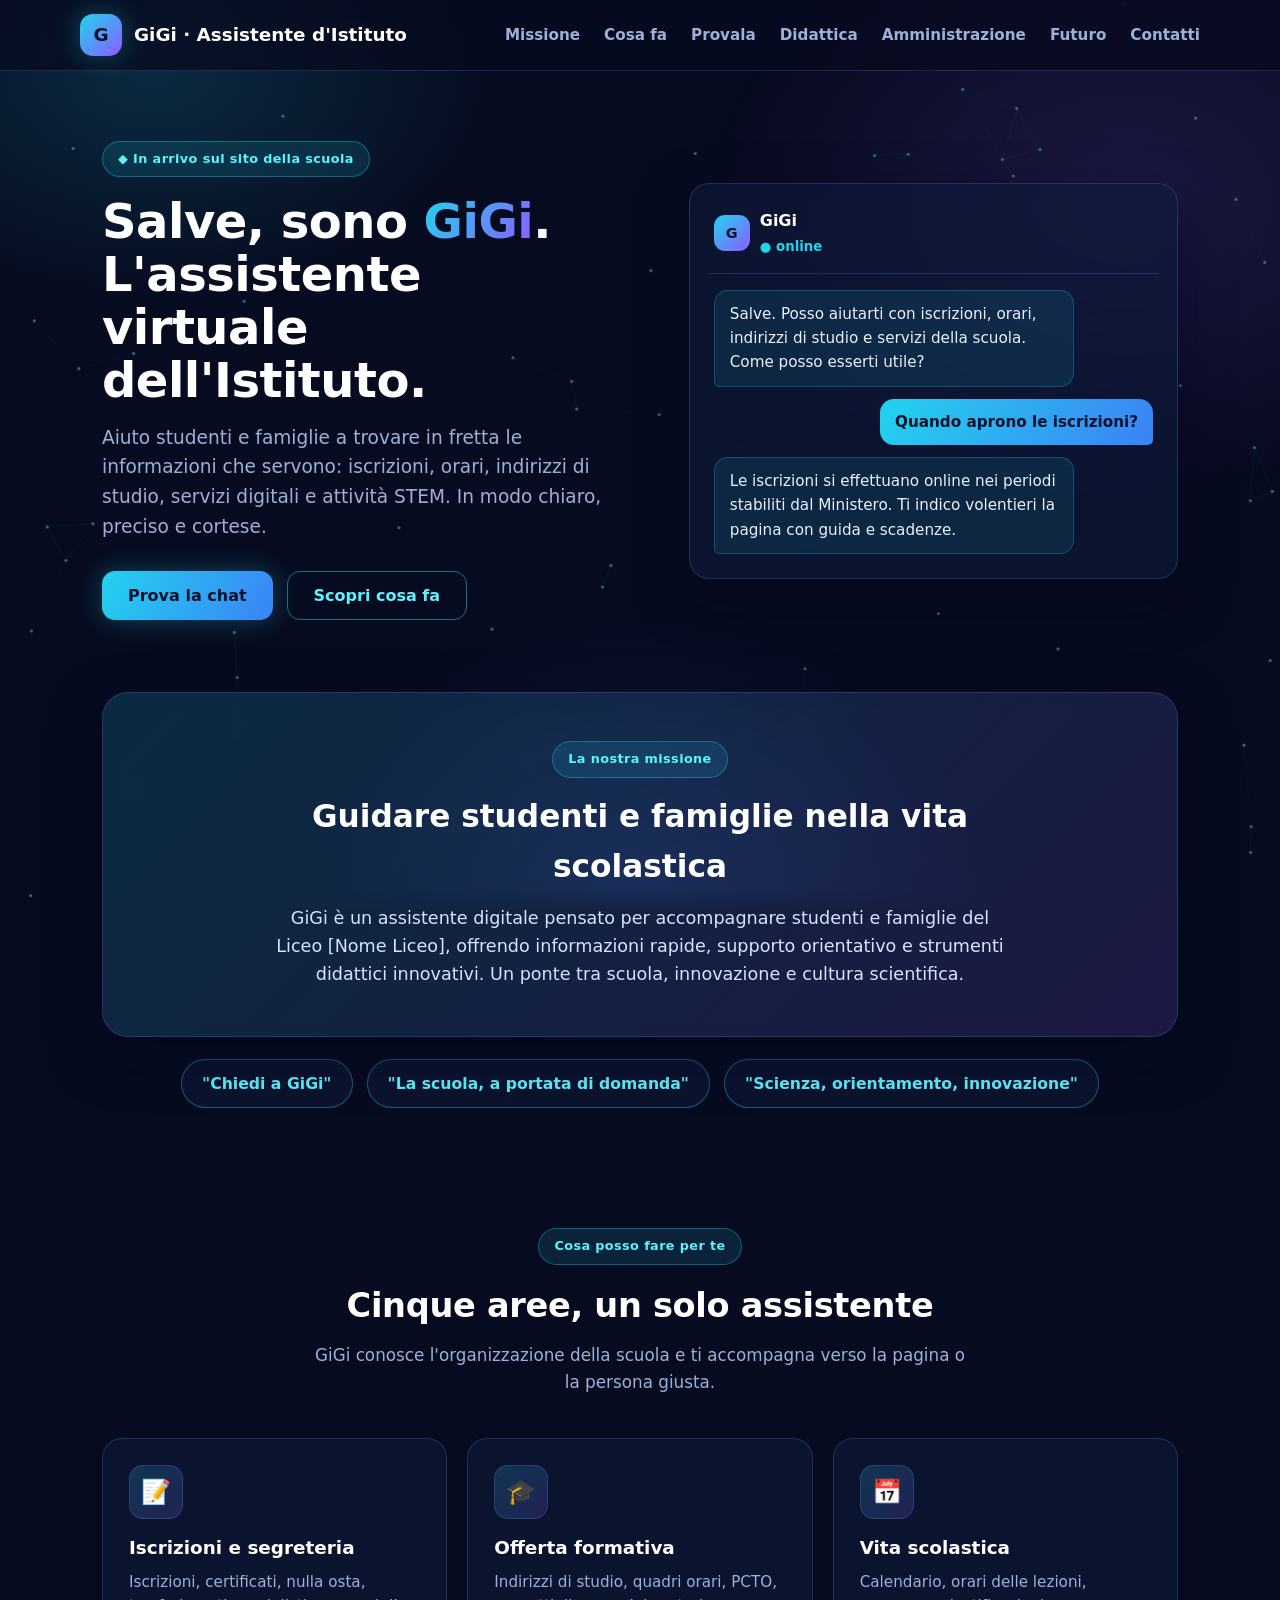
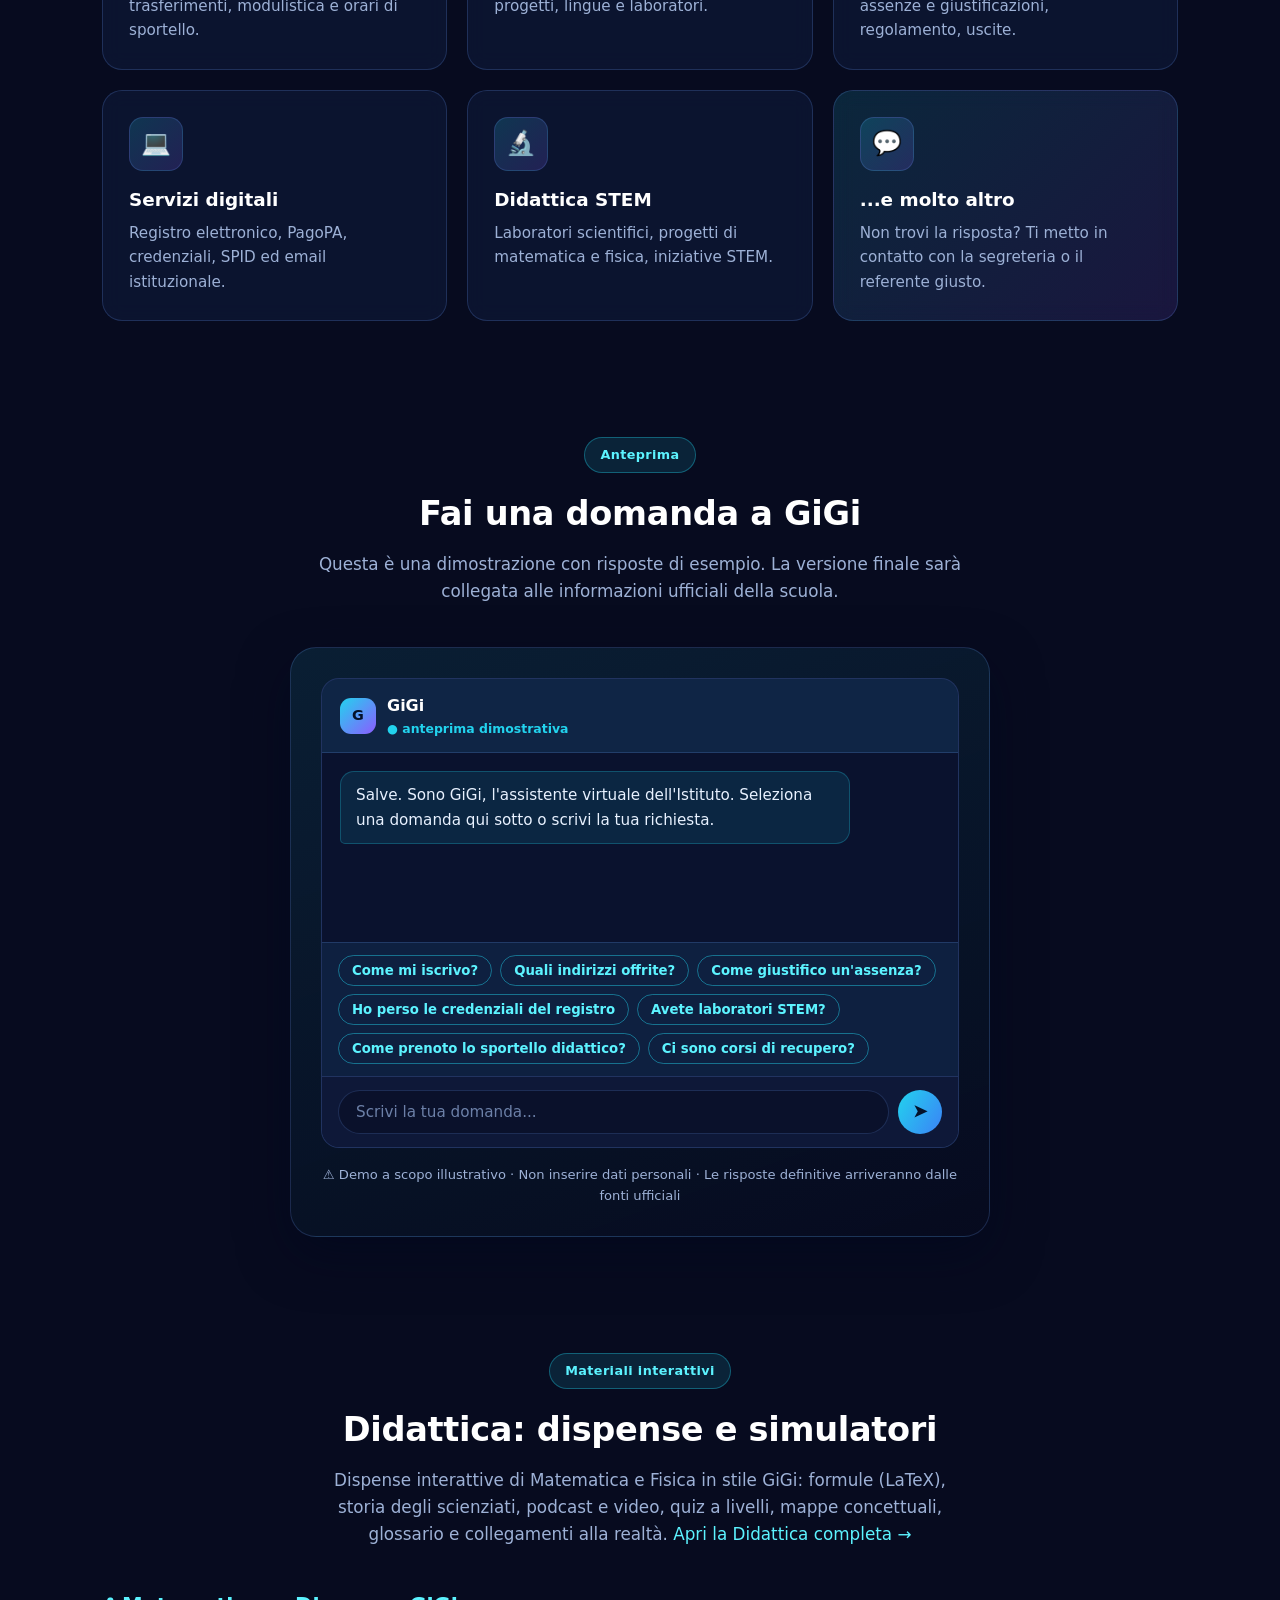
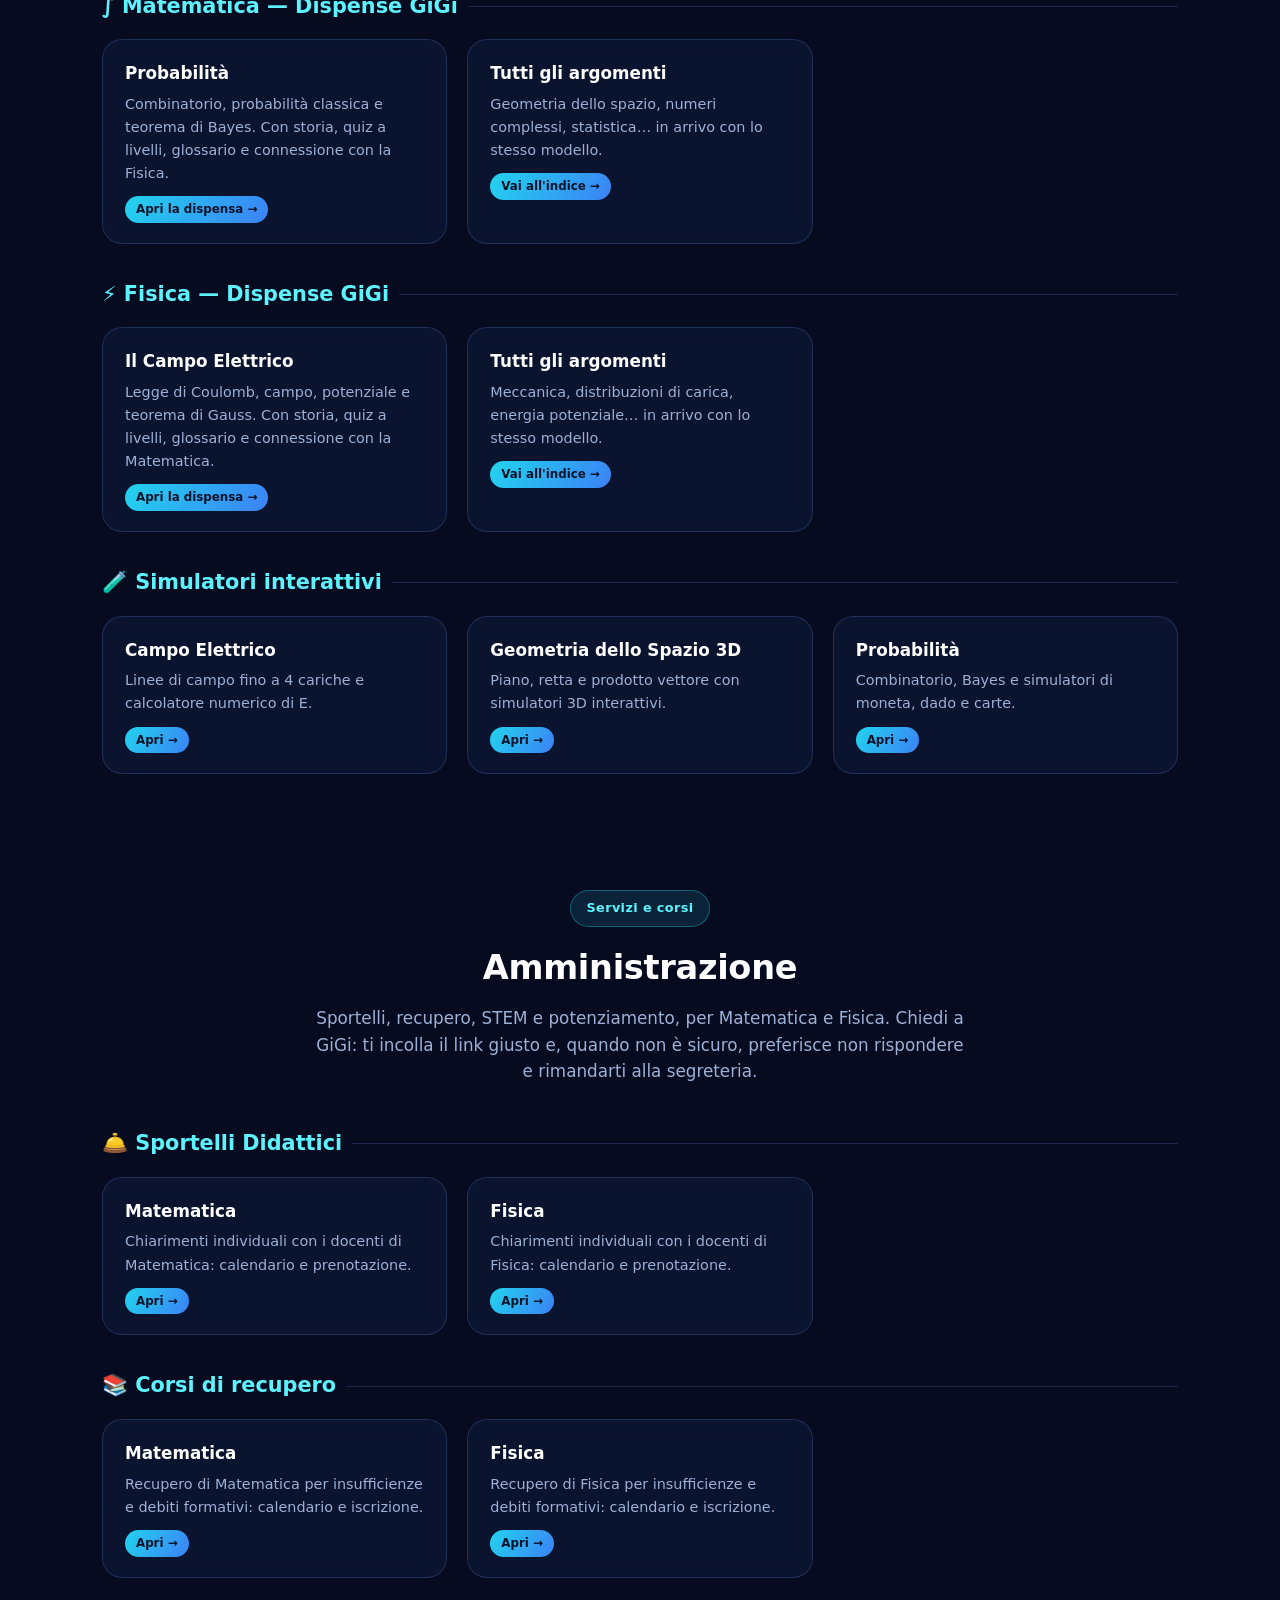
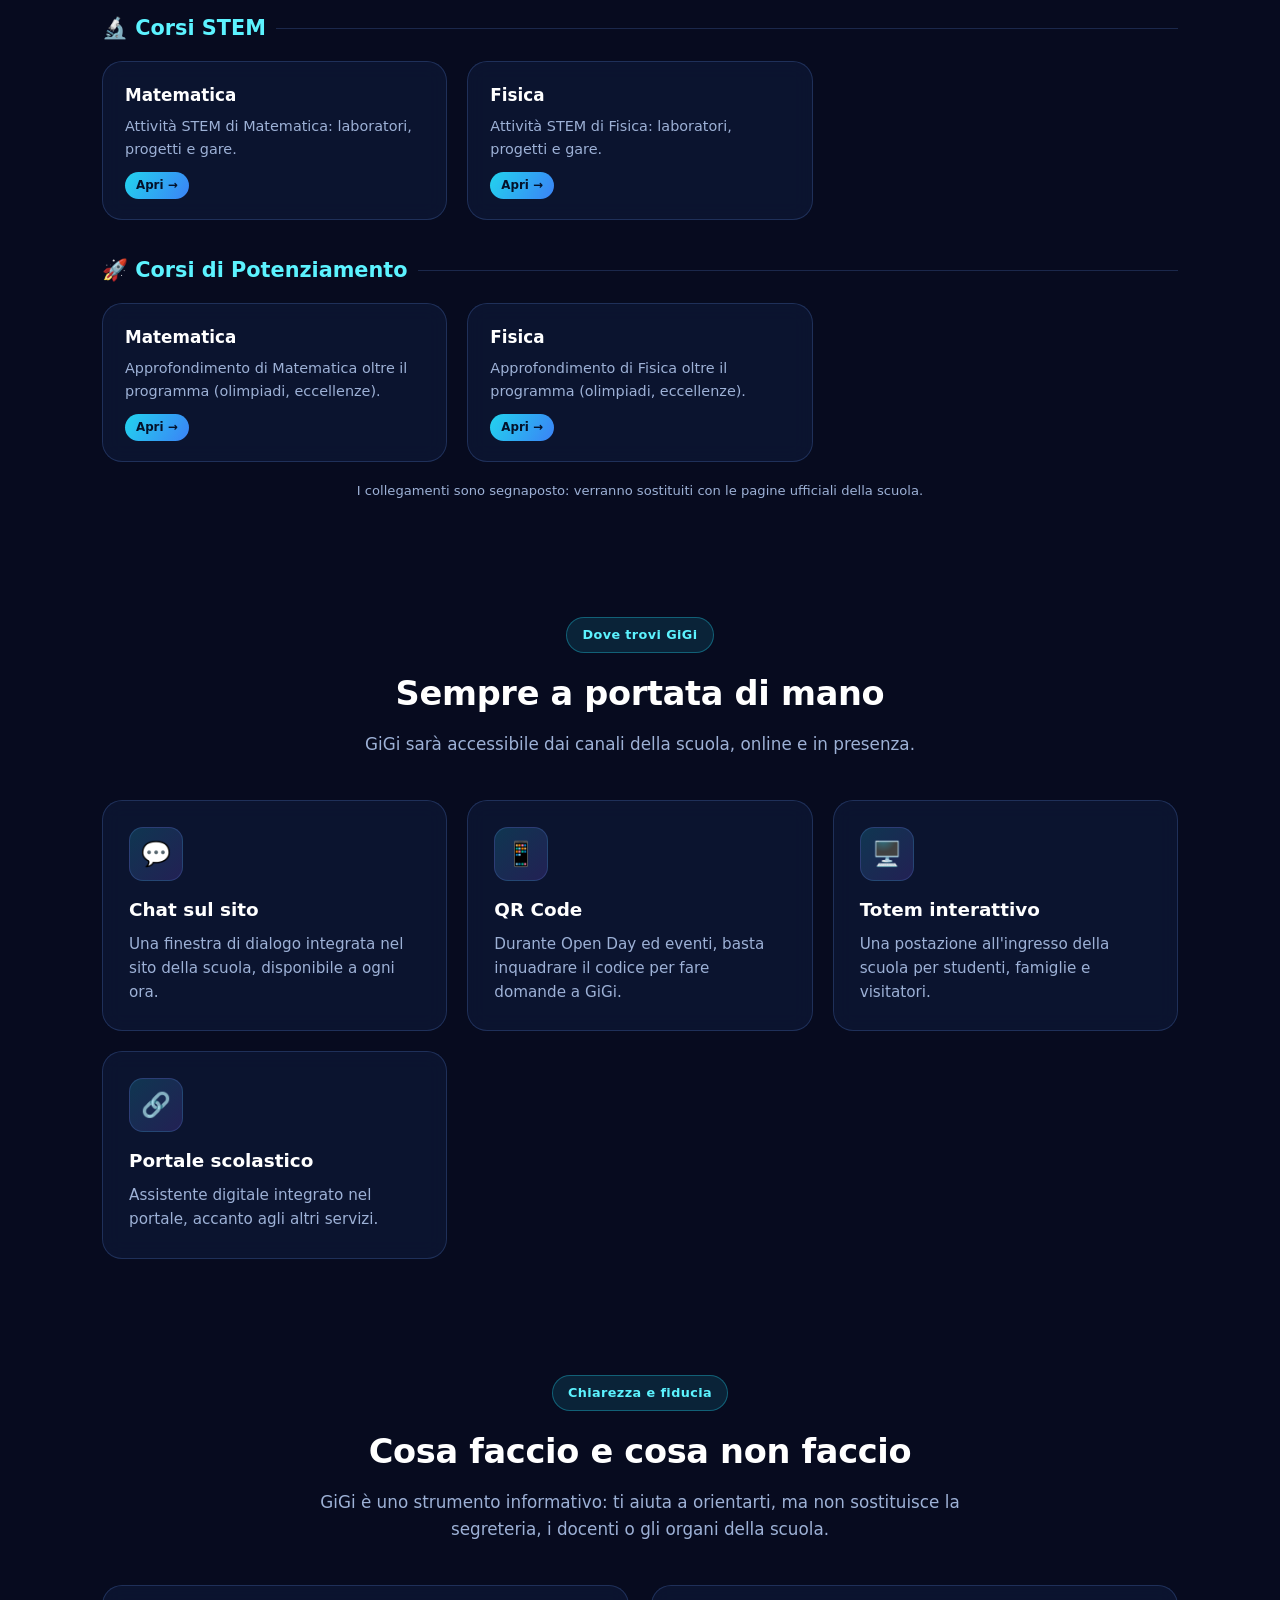
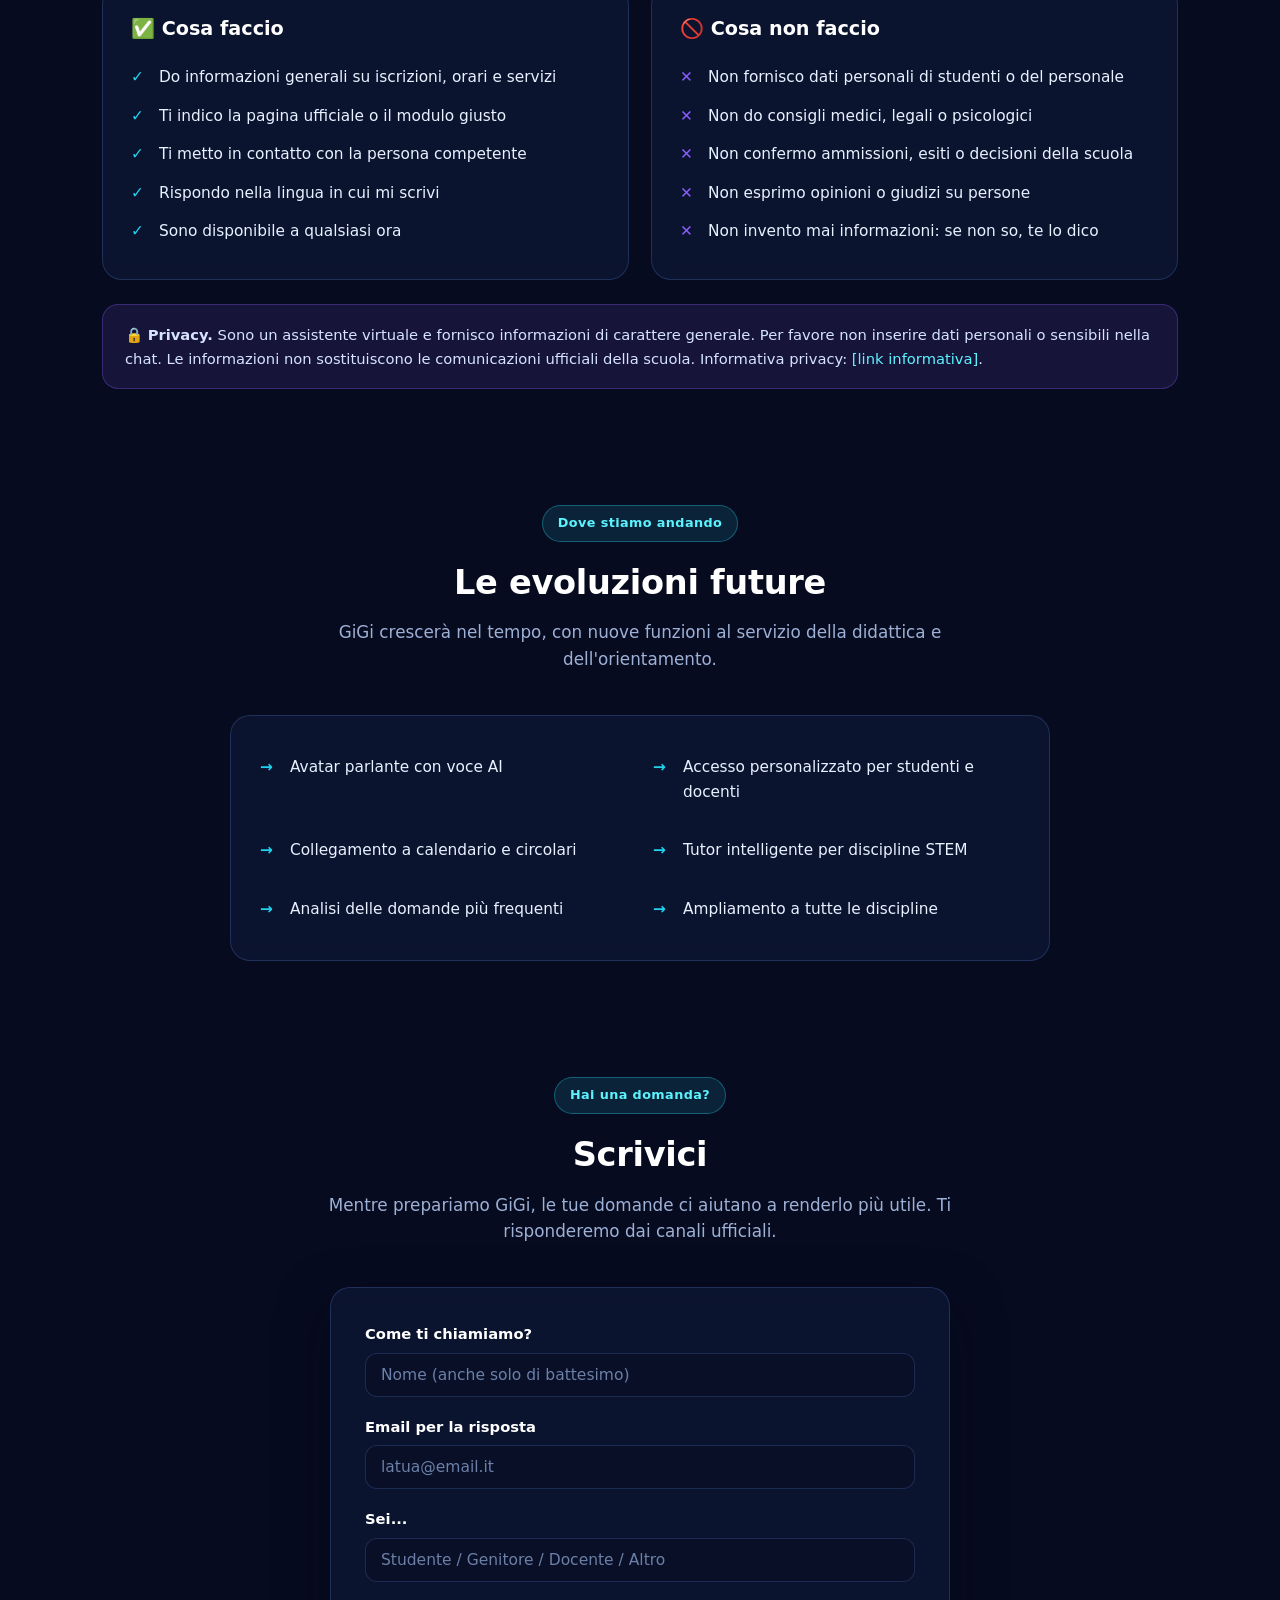
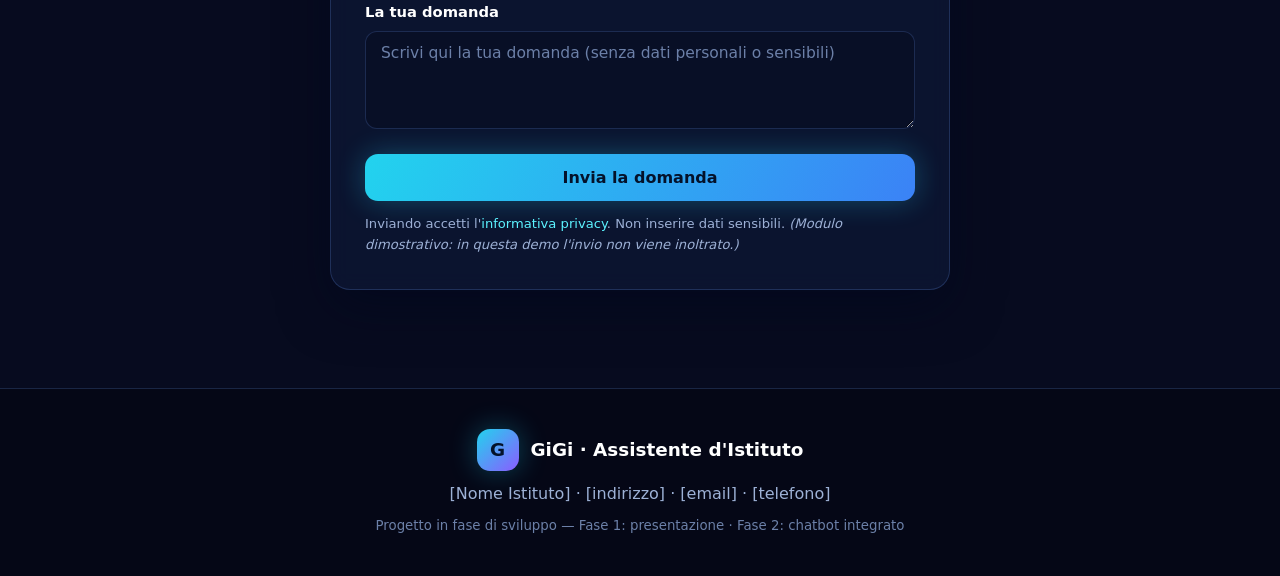
<file: index.html>
<!DOCTYPE html>
<html lang="it">
<head>
<meta charset="UTF-8">
<meta name="viewport" content="width=device-width, initial-scale=1.0">
<title>GiGi — l'assistente virtuale dell'Istituto</title>
<style>
  :root{
    --bg:#070b1f;--bg2:#0b1230;--panel:rgba(16,26,58,.62);--panel-solid:#0e1838;
    --cyan:#22d3ee;--cyan-bright:#5cf3ff;--blue:#3b82f6;--violet:#8b5cff;
    --ink:#e8f1ff;--muted:#9db1d6;--line:rgba(110,160,255,.20);
    --glow:0 0 28px rgba(34,211,238,.30);--shadow:0 18px 50px rgba(0,8,30,.55);--radius:20px;
  }
  *{box-sizing:border-box;margin:0;padding:0}
  html{scroll-behavior:smooth}
  body{font-family:'Segoe UI',system-ui,-apple-system,sans-serif;background:var(--bg);color:var(--ink);line-height:1.6;overflow-x:hidden}
  #neural{position:fixed;inset:0;z-index:0;opacity:.55}
  .glow-bg{position:fixed;inset:0;z-index:0;pointer-events:none;background:radial-gradient(600px 400px at 12% 8%,rgba(34,211,238,.16),transparent 60%),radial-gradient(700px 500px at 88% 22%,rgba(139,92,255,.16),transparent 60%),radial-gradient(600px 500px at 50% 100%,rgba(59,130,246,.14),transparent 60%)}
  .wrap{max-width:1120px;margin:0 auto;padding:0 22px;position:relative;z-index:2}
  a{color:var(--cyan-bright);text-decoration:none}
  header{position:sticky;top:0;z-index:30;background:rgba(7,11,31,.72);backdrop-filter:blur(14px);border-bottom:1px solid var(--line)}
  .nav{display:flex;align-items:center;justify-content:space-between;padding:14px 0;position:relative}
  .brand{display:flex;align-items:center;gap:12px;font-weight:700;font-size:1.15rem;color:#fff}
  .badge{width:42px;height:42px;border-radius:13px;background:linear-gradient(135deg,var(--cyan),var(--violet));display:grid;place-items:center;color:#04122a;font-weight:800;box-shadow:var(--glow)}
  .nav-links{display:flex;gap:24px;font-size:.95rem;font-weight:600}
  .nav-links a{color:var(--muted)}
  .nav-links a:hover{color:var(--cyan-bright)}
  .menu-btn{display:none;background:rgba(34,211,238,.1);border:1px solid var(--line);color:var(--cyan-bright);border-radius:10px;padding:6px 12px;font-size:1.2rem;cursor:pointer;line-height:1}
  @media(max-width:780px){
    .nav-links{position:absolute;top:58px;right:12px;left:12px;flex-direction:column;gap:2px;background:rgba(10,16,40,.98);border:1px solid var(--line);border-radius:14px;padding:10px;display:none;box-shadow:var(--shadow);z-index:40}
    .nav-links.open{display:flex}
    .nav-links a{padding:11px 10px;border-bottom:1px solid var(--line)}
    .nav-links a:last-child{border-bottom:none}
    .menu-btn{display:block}
  }
  .hero{display:grid;grid-template-columns:1.05fr .95fr;gap:46px;align-items:center;padding:70px 0 54px}
  @media(max-width:860px){.hero{grid-template-columns:1fr;gap:34px;text-align:center}}
  .pill{display:inline-block;background:rgba(34,211,238,.12);color:var(--cyan-bright);font-weight:700;font-size:.8rem;padding:7px 15px;border-radius:999px;letter-spacing:.4px;border:1px solid rgba(34,211,238,.35)}
  .hero h1{font-size:3rem;line-height:1.1;color:#fff;margin:18px 0 16px;font-weight:800;letter-spacing:-.5px}
  .hero h1 span{background:linear-gradient(120deg,var(--cyan),var(--violet));-webkit-background-clip:text;background-clip:text;-webkit-text-fill-color:transparent}
  .hero p.lead{font-size:1.16rem;color:var(--muted);max-width:520px}
  @media(max-width:860px){.hero p.lead{margin:0 auto}}
  .cta-row{display:flex;gap:14px;margin-top:30px;flex-wrap:wrap}
  @media(max-width:860px){.cta-row{justify-content:center}}
  .btn{border:none;cursor:pointer;font-family:inherit;font-weight:700;font-size:1rem;padding:14px 26px;border-radius:13px;transition:transform .15s ease,box-shadow .2s ease}
  .btn-primary{background:linear-gradient(120deg,var(--cyan),var(--blue));color:#04122a;box-shadow:var(--glow)}
  .btn-primary:hover{transform:translateY(-2px);box-shadow:0 0 38px rgba(34,211,238,.5)}
  .btn-ghost{background:transparent;color:var(--cyan-bright);border:1.5px solid rgba(34,211,238,.5)}
  .btn-ghost:hover{background:rgba(34,211,238,.1)}
  .glass{background:var(--panel);border:1px solid var(--line);border-radius:var(--radius);backdrop-filter:blur(10px)}
  .preview{padding:18px;box-shadow:var(--shadow)}
  .preview .top{display:flex;align-items:center;gap:10px;padding:6px 6px 14px;border-bottom:1px solid var(--line)}
  .dot{width:36px;height:36px;border-radius:11px;background:linear-gradient(135deg,var(--cyan),var(--violet));display:grid;place-items:center;color:#04122a;font-weight:800;font-size:.9rem}
  .preview .top b{color:#fff}
  .preview .top small{color:var(--cyan);font-weight:700}
  .bubbles{padding:16px 6px 6px;display:flex;flex-direction:column;gap:12px}
  .b{max-width:82%;padding:11px 15px;border-radius:14px;font-size:.95rem}
  .b.bot{background:rgba(34,211,238,.10);color:var(--ink);border:1px solid rgba(34,211,238,.25);border-bottom-left-radius:5px;align-self:flex-start}
  .b.user{background:linear-gradient(120deg,var(--cyan),var(--blue));color:#04122a;font-weight:600;border-bottom-right-radius:5px;align-self:flex-end}
  section.block{padding:58px 0;position:relative;z-index:2}
  .section-head{text-align:center;max-width:660px;margin:0 auto 42px}
  .section-head .pill{margin-bottom:14px}
  .section-head h2{font-size:2.1rem;color:#fff;font-weight:800;letter-spacing:-.3px}
  .section-head p{color:var(--muted);margin-top:10px;font-size:1.05rem}
  .mission{position:relative;overflow:hidden;border-radius:26px;padding:48px 38px;text-align:center;box-shadow:var(--shadow);background:linear-gradient(135deg,rgba(34,211,238,.16),rgba(139,92,255,.16));border:1px solid var(--line);backdrop-filter:blur(8px)}
  .mission h2{font-size:1.95rem;font-weight:800;margin:14px auto 12px;max-width:780px;color:#fff}
  .mission p{font-size:1.1rem;max-width:730px;margin:0 auto;color:#d6e4ff}
  .band{display:flex;flex-wrap:wrap;justify-content:center;gap:14px;padding:22px 0 4px}
  .slogan{background:rgba(16,26,58,.6);border:1px solid rgba(34,211,238,.4);color:var(--cyan-bright);font-weight:700;padding:11px 20px;border-radius:999px;font-size:.98rem}
  .grid{display:grid;grid-template-columns:repeat(3,1fr);gap:20px}
  @media(max-width:860px){.grid{grid-template-columns:1fr 1fr}}
  @media(max-width:560px){.grid{grid-template-columns:1fr}}
  .card{padding:26px;transition:transform .15s ease,box-shadow .2s ease,border-color .2s ease}
  .card:hover{transform:translateY(-5px);box-shadow:var(--glow);border-color:rgba(34,211,238,.5)}
  .ic{width:54px;height:54px;border-radius:14px;background:linear-gradient(135deg,rgba(34,211,238,.18),rgba(139,92,255,.18));border:1px solid var(--line);display:grid;place-items:center;font-size:1.5rem;margin-bottom:14px}
  .card h3{color:#fff;font-size:1.15rem;margin-bottom:7px}
  .card p{color:var(--muted);font-size:.95rem}
  .card.accent{background:linear-gradient(135deg,rgba(34,211,238,.14),rgba(139,92,255,.14))}
  .demo-wrap{border-radius:26px;padding:30px;box-shadow:var(--shadow);max-width:700px;margin:0 auto;background:linear-gradient(160deg,rgba(34,211,238,.10),rgba(7,11,31,.2));border:1px solid var(--line)}
  .chat{background:var(--panel-solid);border-radius:18px;border:1px solid var(--line);overflow:hidden;display:flex;flex-direction:column;height:470px}
  .chat-head{display:flex;align-items:center;gap:11px;padding:14px 18px;background:rgba(34,211,238,.07);border-bottom:1px solid var(--line)}
  .chat-head b{color:#fff}
  .chat-head small{display:block;color:var(--cyan);font-weight:700;font-size:.78rem}
  .chat-body{flex:1;overflow-y:auto;padding:18px;display:flex;flex-direction:column;gap:12px;background:rgba(7,11,31,.4)}
  .chat-body .b{max-width:85%}
  .suggest{display:flex;flex-wrap:wrap;gap:8px;padding:12px 16px;border-top:1px solid var(--line);background:rgba(34,211,238,.04)}
  .chip{background:transparent;border:1px solid rgba(34,211,238,.45);color:var(--cyan-bright);font-family:inherit;font-weight:600;font-size:.83rem;padding:7px 13px;border-radius:999px;cursor:pointer;transition:all .15s ease}
  .chip:hover{background:var(--cyan);color:#04122a}
  .chat-input{display:flex;gap:9px;padding:13px 16px;border-top:1px solid var(--line);background:var(--panel-solid)}
  .chat-input input{flex:1;border:1px solid var(--line);background:rgba(7,11,31,.5);color:var(--ink);border-radius:999px;padding:11px 17px;font-family:inherit;font-size:.95rem;outline:none}
  .chat-input input::placeholder{color:#6c80a8}
  .chat-input input:focus{border-color:var(--cyan)}
  .chat-input button{border:none;background:linear-gradient(120deg,var(--cyan),var(--blue));color:#04122a;width:44px;height:44px;border-radius:50%;cursor:pointer;font-size:1.05rem;display:grid;place-items:center;font-weight:800}
  .demo-note{text-align:center;color:var(--muted);font-size:.82rem;margin-top:16px}
  .dgroup{display:flex;align-items:center;gap:10px;font-size:1.3rem;color:var(--cyan-bright);margin:34px 0 16px;font-weight:700}
  .dgroup::after{content:"";flex:1;height:1px;background:var(--line)}
  .dcard{display:block;padding:20px 22px;text-decoration:none}
  .dcard h3{color:#fff;font-size:1.05rem;margin-bottom:6px}
  .dcard p{color:var(--muted);font-size:.9rem;margin-bottom:10px}
  .dcard .tag{display:inline-block;font-size:.74rem;font-weight:700;color:#04122a;background:linear-gradient(120deg,var(--cyan),var(--blue));padding:4px 11px;border-radius:999px}
  .dcard.soon{opacity:.65}
  .dcard.soon .tag{background:rgba(139,92,255,.3);color:var(--cyan-bright)}
  .two{display:grid;grid-template-columns:1fr 1fr;gap:22px}
  @media(max-width:760px){.two{grid-template-columns:1fr}}
  .panel{padding:28px}
  .panel h3{color:#fff;display:flex;align-items:center;gap:9px;margin-bottom:14px;font-size:1.2rem}
  .panel ul{list-style:none}
  .panel li{padding:7px 0 7px 28px;position:relative;color:var(--ink);font-size:.96rem}
  .panel.do li::before{content:"✓";position:absolute;left:0;color:var(--cyan);font-weight:800}
  .panel.dont li::before{content:"✕";position:absolute;left:0;color:var(--violet);font-weight:800}
  .disclaimer{border-radius:16px;padding:18px 22px;margin-top:24px;color:#d6e4ff;font-size:.92rem;background:rgba(139,92,255,.12);border:1px solid rgba(139,92,255,.3)}
  .future{display:grid;grid-template-columns:1fr 1fr;gap:12px 26px;max-width:760px;margin:0 auto}
  @media(max-width:620px){.future{grid-template-columns:1fr}}
  .future li{list-style:none;padding:11px 0 11px 30px;position:relative;color:var(--ink)}
  .future li::before{content:"→";position:absolute;left:0;color:var(--cyan);font-weight:800}
  .form-wrap{max-width:620px;margin:0 auto;padding:34px;box-shadow:var(--shadow)}
  .field{margin-bottom:18px}
  .field label{display:block;font-weight:700;color:#fff;margin-bottom:7px;font-size:.92rem}
  .field input,.field textarea{width:100%;border:1px solid var(--line);background:rgba(7,11,31,.5);color:var(--ink);border-radius:12px;padding:12px 15px;font-family:inherit;font-size:.97rem;outline:none;resize:vertical}
  .field input::placeholder,.field textarea::placeholder{color:#6c80a8}
  .field input:focus,.field textarea:focus{border-color:var(--cyan)}
  .form-msg{display:none;background:rgba(34,211,238,.12);color:var(--cyan-bright);border:1px solid rgba(34,211,238,.35);border-radius:12px;padding:14px 18px;margin-top:8px;font-weight:600}
  .privacy-mini{font-size:.82rem;color:var(--muted);margin-top:12px}
  footer{background:rgba(5,8,22,.85);color:#aebbd6;padding:40px 0;margin-top:40px;text-align:center;border-top:1px solid var(--line);position:relative;z-index:2}
  footer .brand{color:#fff;justify-content:center;margin-bottom:10px}
  footer p{color:var(--muted)}
  footer small{color:#6c80a8;display:block;margin-top:8px}
  @media(max-width:560px){
    .hero h1{font-size:2.15rem}
    .hero{padding:46px 0 36px}
    .section-head h2{font-size:1.6rem}
    .mission{padding:34px 22px}
    .mission h2{font-size:1.5rem}
    .wrap{padding:0 16px}
    .demo-wrap{padding:16px}
    .chat{height:auto}
    .chat-body{min-height:300px;max-height:55vh}
    .suggest{flex-wrap:nowrap;overflow-x:auto;-webkit-overflow-scrolling:touch}
    .suggest .chip{flex:0 0 auto}
  }
  @media(max-width:1024px){
    .hero h1 span{background:none;-webkit-text-fill-color:#dffaff;color:#dffaff}
  }
  @media (pointer:coarse){
    .hero h1 span{background:none;-webkit-text-fill-color:#dffaff;color:#dffaff}
  }
</style>
</head>
<body>

<canvas id="neural"></canvas>
<div class="glow-bg"></div>

<header>
  <div class="wrap nav">
    <div class="brand"><span class="badge">G</span> GiGi · Assistente d'Istituto</div>
    <button class="menu-btn" id="menuBtn" aria-label="Apri menu" onclick="toggleMenu()">☰</button>
    <nav class="nav-links" id="navLinks">
      <a href="#missione">Missione</a>
      <a href="#aree">Cosa fa</a>
      <a href="#demo">Provala</a>
      <a href="#didattica">Didattica</a>
      <a href="#amministrazione">Amministrazione</a>
      <a href="#futuro">Futuro</a>
      <a href="#contatto">Contatti</a>
    </nav>
  </div>
</header>

<div class="wrap">
  <section class="hero">
    <div>
      <span class="pill">◆ In arrivo sul sito della scuola</span>
      <h1>Salve, sono <span>GiGi</span>.<br>L'assistente virtuale dell'Istituto.</h1>
      <p class="lead">Aiuto studenti e famiglie a trovare in fretta le informazioni che servono: iscrizioni, orari, indirizzi di studio, servizi digitali e attività STEM. In modo chiaro, preciso e cortese.</p>
      <div class="cta-row">
        <button class="btn btn-primary" onclick="document.getElementById('demo').scrollIntoView()">Prova la chat</button>
        <button class="btn btn-ghost" onclick="document.getElementById('aree').scrollIntoView()">Scopri cosa fa</button>
      </div>
    </div>
    <div class="preview glass" aria-hidden="true">
      <div class="top"><span class="dot">G</span><div><b>GiGi</b><br><small>● online</small></div></div>
      <div class="bubbles">
        <div class="b bot">Salve. Posso aiutarti con iscrizioni, orari, indirizzi di studio e servizi della scuola. Come posso esserti utile?</div>
        <div class="b user">Quando aprono le iscrizioni?</div>
        <div class="b bot">Le iscrizioni si effettuano online nei periodi stabiliti dal Ministero. Ti indico volentieri la pagina con guida e scadenze.</div>
      </div>
    </div>
  </section>
</div>

<div class="wrap">
  <section class="block" id="missione" style="padding-top:18px">
    <div class="mission">
      <span class="pill">La nostra missione</span>
      <h2>Guidare studenti e famiglie nella vita scolastica</h2>
      <p>GiGi è un assistente digitale pensato per accompagnare studenti e famiglie del Liceo [Nome Liceo], offrendo informazioni rapide, supporto orientativo e strumenti didattici innovativi. Un ponte tra scuola, innovazione e cultura scientifica.</p>
    </div>
    <div class="band">
      <span class="slogan">"Chiedi a GiGi"</span>
      <span class="slogan">"La scuola, a portata di domanda"</span>
      <span class="slogan">"Scienza, orientamento, innovazione"</span>
    </div>
  </section>
</div>

<section class="block" id="aree">
  <div class="wrap">
    <div class="section-head">
      <span class="pill">Cosa posso fare per te</span>
      <h2>Cinque aree, un solo assistente</h2>
      <p>GiGi conosce l'organizzazione della scuola e ti accompagna verso la pagina o la persona giusta.</p>
    </div>
    <div class="grid">
      <div class="card glass"><div class="ic">📝</div><h3>Iscrizioni e segreteria</h3><p>Iscrizioni, certificati, nulla osta, trasferimenti, modulistica e orari di sportello.</p></div>
      <div class="card glass"><div class="ic">🎓</div><h3>Offerta formativa</h3><p>Indirizzi di studio, quadri orari, PCTO, progetti, lingue e laboratori.</p></div>
      <div class="card glass"><div class="ic">📅</div><h3>Vita scolastica</h3><p>Calendario, orari delle lezioni, assenze e giustificazioni, regolamento, uscite.</p></div>
      <div class="card glass"><div class="ic">💻</div><h3>Servizi digitali</h3><p>Registro elettronico, PagoPA, credenziali, SPID ed email istituzionale.</p></div>
      <div class="card glass"><div class="ic">🔬</div><h3>Didattica STEM</h3><p>Laboratori scientifici, progetti di matematica e fisica, iniziative STEM.</p></div>
      <div class="card glass accent"><div class="ic">💬</div><h3>...e molto altro</h3><p>Non trovi la risposta? Ti metto in contatto con la segreteria o il referente giusto.</p></div>
    </div>
  </div>
</section>

<section class="block" id="demo">
  <div class="wrap">
    <div class="section-head">
      <span class="pill">Anteprima</span>
      <h2>Fai una domanda a GiGi</h2>
      <p>Questa è una dimostrazione con risposte di esempio. La versione finale sarà collegata alle informazioni ufficiali della scuola.</p>
    </div>
    <div class="demo-wrap">
      <div class="chat">
        <div class="chat-head"><span class="dot" id="chatDot">G</span><div><b id="chatName">GiGi</b><small>● anteprima dimostrativa</small></div></div>
        <div class="chat-body" id="chatBody">
          <div class="b bot">Salve. Sono GiGi, l'assistente virtuale dell'Istituto. Seleziona una domanda qui sotto o scrivi la tua richiesta.</div>
        </div>
        <div class="suggest" id="suggest">
          <button class="chip" onclick="pickChip(this.textContent)">Come mi iscrivo?</button>
          <button class="chip" onclick="pickChip(this.textContent)">Quali indirizzi offrite?</button>
          <button class="chip" onclick="pickChip(this.textContent)">Come giustifico un'assenza?</button>
          <button class="chip" onclick="pickChip(this.textContent)">Ho perso le credenziali del registro</button>
          <button class="chip" onclick="pickChip(this.textContent)">Avete laboratori STEM?</button>
          <button class="chip" onclick="pickChip(this.textContent)">Come prenoto lo sportello didattico?</button>
          <button class="chip" onclick="pickChip(this.textContent)">Ci sono corsi di recupero?</button>
        </div>
        <form class="chat-input" onsubmit="return sendMsg(event)">
          <input id="chatInput" type="text" placeholder="Scrivi la tua domanda..." autocomplete="off">
          <button type="submit" aria-label="Invia">➤</button>
        </form>
      </div>
      <p class="demo-note">⚠ Demo a scopo illustrativo · Non inserire dati personali · Le risposte definitive arriveranno dalle fonti ufficiali</p>
    </div>
  </div>
</section>

<section class="block" id="didattica">
  <div class="wrap">
    <div class="section-head">
      <span class="pill">Materiali interattivi</span>
      <h2>Didattica: dispense e simulatori</h2>
      <p>Dispense interattive di Matematica e Fisica in stile GiGi: formule (LaTeX), storia degli scienziati, podcast e video, quiz a livelli, mappe concettuali, glossario e collegamenti alla realtà. <a href="didattica/index.html">Apri la Didattica completa →</a></p>
    </div>

    <h3 class="dgroup">∫ Matematica — Dispense GiGi</h3>
    <div class="grid">
      <a class="dcard card glass" href="didattica/matematica-probabilita.html"><h3>Probabilità</h3><p>Combinatorio, probabilità classica e teorema di Bayes. Con storia, quiz a livelli, glossario e connessione con la Fisica.</p><span class="tag">Apri la dispensa →</span></a>
      <a class="dcard card glass" href="didattica/index.html"><h3>Tutti gli argomenti</h3><p>Geometria dello spazio, numeri complessi, statistica… in arrivo con lo stesso modello.</p><span class="tag">Vai all'indice →</span></a>
    </div>

    <h3 class="dgroup">⚡ Fisica — Dispense GiGi</h3>
    <div class="grid">
      <a class="dcard card glass" href="didattica/fisica-campo-elettrico.html"><h3>Il Campo Elettrico</h3><p>Legge di Coulomb, campo, potenziale e teorema di Gauss. Con storia, quiz a livelli, glossario e connessione con la Matematica.</p><span class="tag">Apri la dispensa →</span></a>
      <a class="dcard card glass" href="didattica/index.html"><h3>Tutti gli argomenti</h3><p>Meccanica, distribuzioni di carica, energia potenziale… in arrivo con lo stesso modello.</p><span class="tag">Vai all'indice →</span></a>
    </div>

    <h3 class="dgroup">🧪 Simulatori interattivi</h3>
    <div class="grid">
      <a class="dcard card glass" href="didattica/sim-campo-elettrico.html"><h3>Campo Elettrico</h3><p>Linee di campo fino a 4 cariche e calcolatore numerico di E.</p><span class="tag">Apri →</span></a>
      <a class="dcard card glass" href="didattica/sim-geometria-spazio.html"><h3>Geometria dello Spazio 3D</h3><p>Piano, retta e prodotto vettore con simulatori 3D interattivi.</p><span class="tag">Apri →</span></a>
      <a class="dcard card glass" href="didattica/sim-probabilita.html"><h3>Probabilità</h3><p>Combinatorio, Bayes e simulatori di moneta, dado e carte.</p><span class="tag">Apri →</span></a>
    </div>

  </div>
</section>

<section class="block" id="amministrazione">
  <div class="wrap">
    <div class="section-head">
      <span class="pill">Servizi e corsi</span>
      <h2>Amministrazione</h2>
      <p>Sportelli, recupero, STEM e potenziamento, per Matematica e Fisica. Chiedi a GiGi: ti incolla il link giusto e, quando non è sicuro, preferisce non rispondere e rimandarti alla segreteria.</p>
    </div>
    <h3 class="dgroup">🛎️ Sportelli Didattici</h3>
    <div class="grid">
      <a class="dcard card glass" href="#"><h3>Matematica</h3><p>Chiarimenti individuali con i docenti di Matematica: calendario e prenotazione.</p><span class="tag">Apri →</span></a>
      <a class="dcard card glass" href="#"><h3>Fisica</h3><p>Chiarimenti individuali con i docenti di Fisica: calendario e prenotazione.</p><span class="tag">Apri →</span></a>
    </div>
    <h3 class="dgroup">📚 Corsi di recupero</h3>
    <div class="grid">
      <a class="dcard card glass" href="#"><h3>Matematica</h3><p>Recupero di Matematica per insufficienze e debiti formativi: calendario e iscrizione.</p><span class="tag">Apri →</span></a>
      <a class="dcard card glass" href="#"><h3>Fisica</h3><p>Recupero di Fisica per insufficienze e debiti formativi: calendario e iscrizione.</p><span class="tag">Apri →</span></a>
    </div>
    <h3 class="dgroup">🔬 Corsi STEM</h3>
    <div class="grid">
      <a class="dcard card glass" href="#"><h3>Matematica</h3><p>Attività STEM di Matematica: laboratori, progetti e gare.</p><span class="tag">Apri →</span></a>
      <a class="dcard card glass" href="#"><h3>Fisica</h3><p>Attività STEM di Fisica: laboratori, progetti e gare.</p><span class="tag">Apri →</span></a>
    </div>
    <h3 class="dgroup">🚀 Corsi di Potenziamento</h3>
    <div class="grid">
      <a class="dcard card glass" href="#"><h3>Matematica</h3><p>Approfondimento di Matematica oltre il programma (olimpiadi, eccellenze).</p><span class="tag">Apri →</span></a>
      <a class="dcard card glass" href="#"><h3>Fisica</h3><p>Approfondimento di Fisica oltre il programma (olimpiadi, eccellenze).</p><span class="tag">Apri →</span></a>
    </div>
    <p class="demo-note" style="margin-top:18px">I collegamenti sono segnaposto: verranno sostituiti con le pagine ufficiali della scuola.</p>
  </div>
</section>

<section class="block" id="modalita">
  <div class="wrap">
    <div class="section-head">
      <span class="pill">Dove trovi GiGi</span>
      <h2>Sempre a portata di mano</h2>
      <p>GiGi sarà accessibile dai canali della scuola, online e in presenza.</p>
    </div>
    <div class="grid">
      <div class="card glass"><div class="ic">💬</div><h3>Chat sul sito</h3><p>Una finestra di dialogo integrata nel sito della scuola, disponibile a ogni ora.</p></div>
      <div class="card glass"><div class="ic">📱</div><h3>QR Code</h3><p>Durante Open Day ed eventi, basta inquadrare il codice per fare domande a GiGi.</p></div>
      <div class="card glass"><div class="ic">🖥️</div><h3>Totem interattivo</h3><p>Una postazione all'ingresso della scuola per studenti, famiglie e visitatori.</p></div>
      <div class="card glass"><div class="ic">🔗</div><h3>Portale scolastico</h3><p>Assistente digitale integrato nel portale, accanto agli altri servizi.</p></div>
    </div>
  </div>
</section>

<section class="block" id="trasparenza">
  <div class="wrap">
    <div class="section-head">
      <span class="pill">Chiarezza e fiducia</span>
      <h2>Cosa faccio e cosa non faccio</h2>
      <p>GiGi è uno strumento informativo: ti aiuta a orientarti, ma non sostituisce la segreteria, i docenti o gli organi della scuola.</p>
    </div>
    <div class="two">
      <div class="panel glass do">
        <h3>✅ Cosa faccio</h3>
        <ul>
          <li>Do informazioni generali su iscrizioni, orari e servizi</li>
          <li>Ti indico la pagina ufficiale o il modulo giusto</li>
          <li>Ti metto in contatto con la persona competente</li>
          <li>Rispondo nella lingua in cui mi scrivi</li>
          <li>Sono disponibile a qualsiasi ora</li>
        </ul>
      </div>
      <div class="panel glass dont">
        <h3>🚫 Cosa non faccio</h3>
        <ul>
          <li>Non fornisco dati personali di studenti o del personale</li>
          <li>Non do consigli medici, legali o psicologici</li>
          <li>Non confermo ammissioni, esiti o decisioni della scuola</li>
          <li>Non esprimo opinioni o giudizi su persone</li>
          <li>Non invento mai informazioni: se non so, te lo dico</li>
        </ul>
      </div>
    </div>
    <div class="disclaimer">
      🔒 <b>Privacy.</b> Sono un assistente virtuale e fornisco informazioni di carattere generale. Per favore non inserire dati personali o sensibili nella chat. Le informazioni non sostituiscono le comunicazioni ufficiali della scuola. Informativa privacy: <a href="#">[link informativa]</a>.
    </div>
  </div>
</section>

<section class="block" id="futuro">
  <div class="wrap">
    <div class="section-head">
      <span class="pill">Dove stiamo andando</span>
      <h2>Le evoluzioni future</h2>
      <p>GiGi crescerà nel tempo, con nuove funzioni al servizio della didattica e dell'orientamento.</p>
    </div>
    <div class="panel glass" style="max-width:820px;margin:0 auto">
      <ul class="future">
        <li>Avatar parlante con voce AI</li>
        <li>Accesso personalizzato per studenti e docenti</li>
        <li>Collegamento a calendario e circolari</li>
        <li>Tutor intelligente per discipline STEM</li>
        <li>Analisi delle domande più frequenti</li>
        <li>Ampliamento a tutte le discipline</li>
      </ul>
    </div>
  </div>
</section>

<section class="block" id="contatto">
  <div class="wrap">
    <div class="section-head">
      <span class="pill">Hai una domanda?</span>
      <h2>Scrivici</h2>
      <p>Mentre prepariamo GiGi, le tue domande ci aiutano a renderlo più utile. Ti risponderemo dai canali ufficiali.</p>
    </div>
    <div class="form-wrap glass">
      <form onsubmit="return submitForm(event)">
        <div class="field">
          <label for="nome">Come ti chiamiamo?</label>
          <input id="nome" type="text" placeholder="Nome (anche solo di battesimo)" required>
        </div>
        <div class="field">
          <label for="email">Email per la risposta</label>
          <input id="email" type="email" placeholder="latua@email.it" required>
        </div>
        <div class="field">
          <label for="ruolo">Sei...</label>
          <input id="ruolo" type="text" placeholder="Studente / Genitore / Docente / Altro">
        </div>
        <div class="field">
          <label for="domanda">La tua domanda</label>
          <textarea id="domanda" rows="4" placeholder="Scrivi qui la tua domanda (senza dati personali o sensibili)" required></textarea>
        </div>
        <button class="btn btn-primary" type="submit" style="width:100%">Invia la domanda</button>
        <p class="privacy-mini">Inviando accetti l'<a href="#">informativa privacy</a>. Non inserire dati sensibili. <em>(Modulo dimostrativo: in questa demo l'invio non viene inoltrato.)</em></p>
        <div class="form-msg" id="formMsg">Grazie. La tua domanda è stata registrata (demo). Nella versione finale verrà inoltrata alla segreteria.</div>
      </form>
    </div>
  </div>
</section>

<footer>
  <div class="wrap">
    <div class="brand"><span class="badge">G</span> GiGi · Assistente d'Istituto</div>
    <p>[Nome Istituto] · [indirizzo] · [email] · [telefono]</p>
    <small>Progetto in fase di sviluppo — Fase 1: presentazione · Fase 2: chatbot integrato</small>
  </div>
</footer>

<script src="gigi.js"></script>
</body>
</html>
                                                                                                                                                                                                                               
</file>
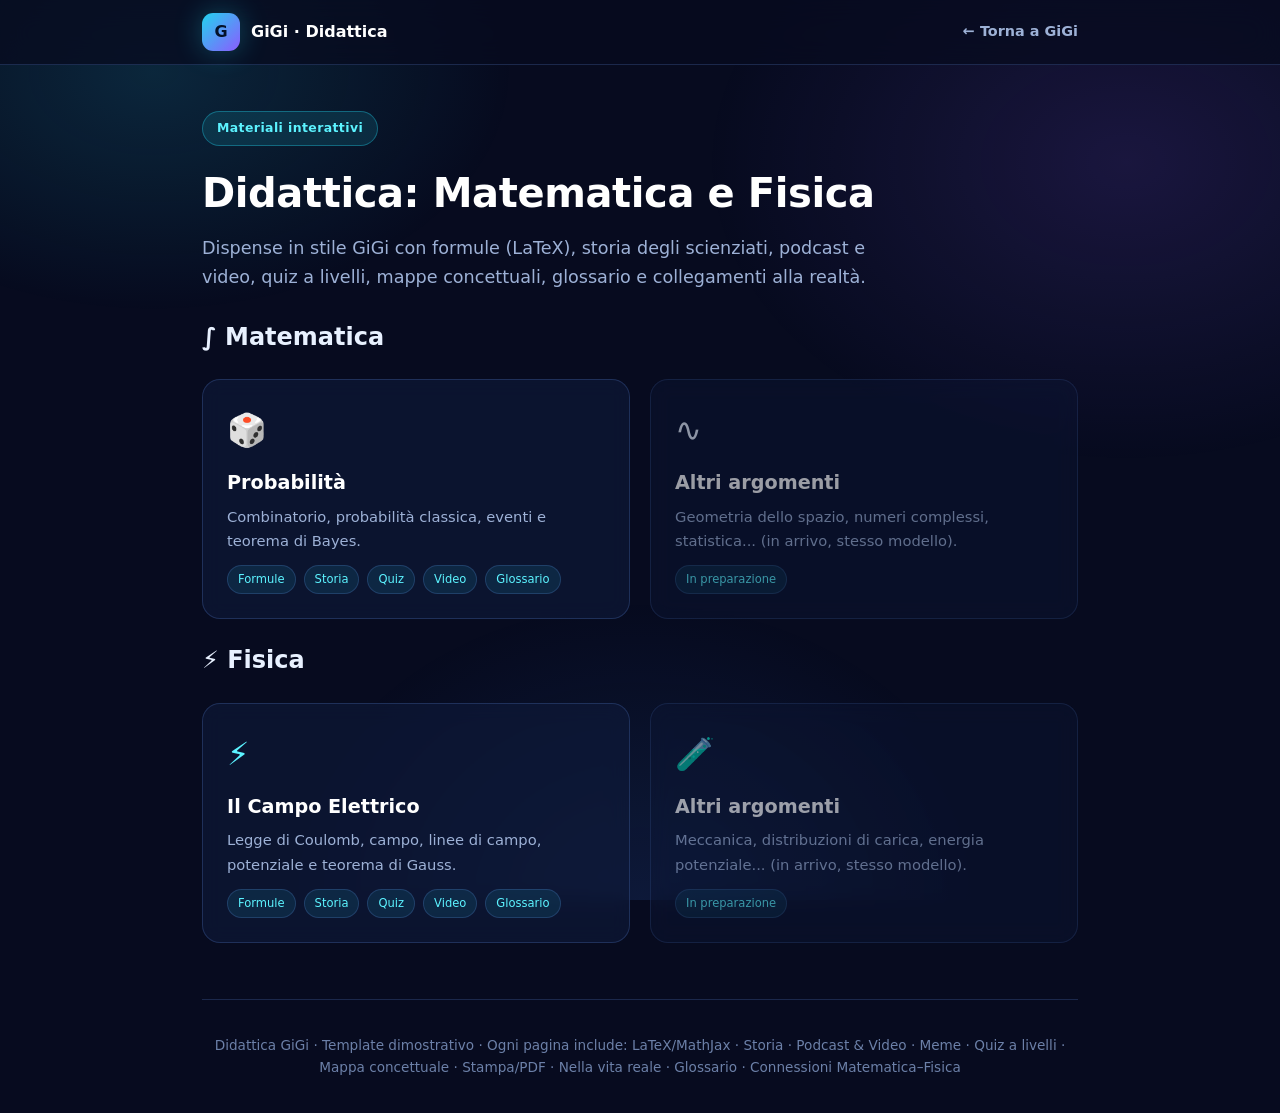
<file: didattica/index.html>
<!DOCTYPE html>
<html lang="it">
<head>
<meta charset="UTF-8">
<meta name="viewport" content="width=device-width, initial-scale=1.0">
<title>Didattica GiGi — Matematica e Fisica</title>
<link rel="stylesheet" href="gigi-didattica.css">
<style>
  .hubgrid{display:grid;grid-template-columns:1fr 1fr;gap:20px}
  @media(max-width:680px){.hubgrid{grid-template-columns:1fr}}
  .hubcard{display:block;text-decoration:none;padding:24px}
  .hubcard:hover{border-color:rgba(34,211,238,.5);box-shadow:var(--glow);transform:translateY(-4px);transition:all .15s ease}
  .hubcard .em{font-size:2rem}
  .hubcard h3{color:#fff;margin:10px 0 6px;font-size:1.2rem}
  .hubcard p{color:var(--muted);font-size:.92rem;margin:0}
  .feat{display:flex;flex-wrap:wrap;gap:8px;margin-top:12px}
  .feat span{font-size:.72rem;color:var(--cyan-bright);background:rgba(34,211,238,.1);border:1px solid var(--line);padding:4px 10px;border-radius:999px}
</style>
</head>
<body>
<div class="glow-bg"></div>

<header>
  <div class="nav">
    <div class="brand"><span class="badge">G</span> GiGi · Didattica</div>
    <a class="back" href="../index.html">← Torna a GiGi</a>
  </div>
</header>

<div class="wrap">
  <section class="topic-hero">
    <span class="eyebrow">Materiali interattivi</span>
    <h1>Didattica: Matematica e Fisica</h1>
    <p class="sub">Dispense in stile GiGi con formule (LaTeX), storia degli scienziati, podcast e video, quiz a livelli, mappe concettuali, glossario e collegamenti alla realtà.</p>
  </section>

  <h2 class="dgroup">∫ Matematica</h2>
  <div class="hubgrid">
    <a class="hubcard card" href="matematica-probabilita.html">
      <span class="em">🎲</span>
      <h3>Probabilità</h3>
      <p>Combinatorio, probabilità classica, eventi e teorema di Bayes.</p>
      <div class="feat"><span>Formule</span><span>Storia</span><span>Quiz</span><span>Video</span><span>Glossario</span></div>
    </a>
    <span class="hubcard card" style="opacity:.6">
      <span class="em">∿</span>
      <h3>Altri argomenti</h3>
      <p>Geometria dello spazio, numeri complessi, statistica... (in arrivo, stesso modello).</p>
      <div class="feat"><span>In preparazione</span></div>
    </span>
  </div>

  <h2 class="dgroup">⚡ Fisica</h2>
  <div class="hubgrid">
    <a class="hubcard card" href="fisica-campo-elettrico.html">
      <span class="em">⚡</span>
      <h3>Il Campo Elettrico</h3>
      <p>Legge di Coulomb, campo, linee di campo, potenziale e teorema di Gauss.</p>
      <div class="feat"><span>Formule</span><span>Storia</span><span>Quiz</span><span>Video</span><span>Glossario</span></div>
    </a>
    <span class="hubcard card" style="opacity:.6">
      <span class="em">🧪</span>
      <h3>Altri argomenti</h3>
      <p>Meccanica, distribuzioni di carica, energia potenziale... (in arrivo, stesso modello).</p>
      <div class="feat"><span>In preparazione</span></div>
    </span>
  </div>

  <footer>Didattica GiGi · Template dimostrativo · Ogni pagina include: LaTeX/MathJax · Storia · Podcast & Video · Meme · Quiz a livelli · Mappa concettuale · Stampa/PDF · Nella vita reale · Glossario · Connessioni Matematica–Fisica</footer>
</div>
</body>
</html>
</file>
<file: didattica/gigi-didattica.css>
/* ===== Tema GiGi — Didattica (blu notte / ciano elettrico) ===== */
:root{
  --bg:#070b1f;--panel:rgba(16,26,58,.62);--panel-solid:#0e1838;
  --cyan:#22d3ee;--cyan-bright:#5cf3ff;--blue:#3b82f6;--violet:#8b5cff;
  --ink:#e8f1ff;--muted:#9db1d6;--line:rgba(110,160,255,.20);
  --glow:0 0 28px rgba(34,211,238,.30);--shadow:0 18px 50px rgba(0,8,30,.55);--radius:18px;
}
*{box-sizing:border-box;margin:0;padding:0}
html{scroll-behavior:smooth}
body{font-family:'Segoe UI',system-ui,-apple-system,sans-serif;background:var(--bg);color:var(--ink);line-height:1.65}
.glow-bg{position:fixed;inset:0;z-index:0;pointer-events:none;background:radial-gradient(600px 400px at 12% 8%,rgba(34,211,238,.14),transparent 60%),radial-gradient(700px 500px at 88% 18%,rgba(139,92,255,.14),transparent 60%),radial-gradient(600px 500px at 50% 100%,rgba(59,130,246,.12),transparent 60%)}
.wrap{max-width:920px;margin:0 auto;padding:0 22px;position:relative;z-index:2}
a{color:var(--cyan-bright);text-decoration:none}
a:hover{text-decoration:underline}

/* Header */
header{position:sticky;top:0;z-index:30;background:rgba(7,11,31,.75);backdrop-filter:blur(14px);border-bottom:1px solid var(--line)}
.nav{display:flex;align-items:center;justify-content:space-between;padding:13px 0;max-width:920px;margin:0 auto;padding-left:22px;padding-right:22px}
.brand{display:flex;align-items:center;gap:11px;font-weight:700;color:#fff}
.badge{width:38px;height:38px;border-radius:11px;background:linear-gradient(135deg,var(--cyan),var(--violet));display:grid;place-items:center;color:#04122a;font-weight:800;box-shadow:var(--glow)}
.nav a.back{color:var(--muted);font-weight:600;font-size:.9rem}

/* Hero pagina */
.topic-hero{padding:46px 0 26px}
.eyebrow{display:inline-block;background:rgba(34,211,238,.12);color:var(--cyan-bright);font-weight:700;font-size:.78rem;padding:6px 14px;border-radius:999px;border:1px solid rgba(34,211,238,.35);letter-spacing:.4px}
.topic-hero h1{font-size:2.5rem;color:#fff;font-weight:800;margin:14px 0 8px;letter-spacing:-.4px}
.topic-hero p.sub{color:var(--muted);font-size:1.1rem;max-width:680px}

/* TOC / mini-nav ancore */
.toc{display:flex;flex-wrap:wrap;gap:8px;margin:22px 0 10px}
.toc a{background:rgba(16,26,58,.6);border:1px solid var(--line);color:var(--cyan-bright);padding:7px 13px;border-radius:999px;font-size:.82rem;font-weight:600}
.toc a:hover{background:var(--cyan);color:#04122a;text-decoration:none}

/* Card / sezione */
.card{background:var(--panel);border:1px solid var(--line);border-radius:var(--radius);backdrop-filter:blur(10px);padding:28px;margin:22px 0;scroll-margin-top:80px}
.card h2{color:#fff;font-size:1.55rem;font-weight:800;display:flex;align-items:center;gap:10px;margin-bottom:14px}
.card h2 .em{font-size:1.4rem}
.card h3{color:var(--cyan-bright);font-size:1.1rem;margin:16px 0 8px}
.card p{color:var(--ink);margin:10px 0}
.card ul,.card ol{margin:10px 0 10px 22px;color:var(--ink)}
.card li{margin:6px 0}
.muted{color:var(--muted)}
.formula{background:rgba(7,11,31,.55);border:1px solid var(--line);border-radius:12px;padding:14px 18px;margin:14px 0;overflow-x:auto}

/* Storia / scienziato */
.scientist{display:flex;gap:18px;align-items:flex-start;flex-wrap:wrap}
.scientist .ph{width:96px;height:96px;border-radius:14px;background:linear-gradient(135deg,rgba(34,211,238,.2),rgba(139,92,255,.2));border:1px solid var(--line);display:grid;place-items:center;font-size:2.4rem;flex-shrink:0}
.scientist .bio{flex:1;min-width:240px}

/* Media (podcast / video) */
.media-grid{display:grid;grid-template-columns:1fr 1fr;gap:18px}
@media(max-width:680px){.media-grid{grid-template-columns:1fr}}
.media-item{background:rgba(7,11,31,.5);border:1px solid var(--line);border-radius:14px;padding:14px}
.media-item h4{color:#fff;font-size:1rem;margin-bottom:8px}
.media-item .ratio{position:relative;width:100%;padding-top:56.25%;border-radius:10px;overflow:hidden;border:1px solid var(--line)}
.media-item .ratio iframe{position:absolute;inset:0;width:100%;height:100%;border:0}
.media-item .meta{font-size:.8rem;color:var(--muted);margin-top:8px}
.audio-row{display:flex;align-items:center;gap:12px;background:rgba(7,11,31,.5);border:1px solid var(--line);border-radius:12px;padding:12px 14px;margin:10px 0}
.audio-row .play{width:40px;height:40px;border-radius:50%;background:linear-gradient(120deg,var(--cyan),var(--blue));display:grid;place-items:center;color:#04122a;font-weight:800;flex-shrink:0}

/* Meme */
.meme{background:linear-gradient(135deg,rgba(34,211,238,.12),rgba(139,92,255,.12));border:1px dashed rgba(34,211,238,.5);border-radius:14px;padding:18px 22px;margin:22px 0;color:#d6e4ff;font-style:italic;text-align:center}
.meme b{color:var(--cyan-bright);font-style:normal}

/* Quiz */
.levels{display:flex;flex-wrap:wrap;gap:8px;margin:8px 0 16px}
.lvl{padding:5px 12px;border-radius:999px;font-size:.78rem;font-weight:700;border:1px solid var(--line)}
.lvl.base{color:#7df9c0;border-color:rgba(125,249,192,.4)}
.lvl.inter{color:var(--cyan-bright);border-color:rgba(34,211,238,.4)}
.lvl.alto{color:#ffd27d;border-color:rgba(255,210,125,.4)}
.lvl.olimp{color:var(--violet);border-color:rgba(139,92,255,.5)}
.quiz{background:rgba(7,11,31,.5);border:1px solid var(--line);border-radius:14px;padding:18px;margin:14px 0}
.quiz .q{font-weight:600;color:#fff;margin-bottom:10px}
.quiz button.opt{display:block;width:100%;text-align:left;background:rgba(16,26,58,.7);border:1px solid var(--line);color:var(--ink);padding:11px 15px;border-radius:10px;margin:7px 0;cursor:pointer;font-family:inherit;font-size:.95rem;transition:all .15s ease}
.quiz button.opt:hover{border-color:var(--cyan)}
.quiz button.opt.correct{background:rgba(125,249,192,.18);border-color:#7df9c0;color:#d8ffe9}
.quiz button.opt.wrong{background:rgba(255,120,120,.15);border-color:#ff8a8a;color:#ffd9d9}
.quiz .feedback{margin-top:10px;font-size:.9rem;color:var(--muted);min-height:1.2em}

/* Mappa concettuale navigabile */
.mindmap{display:flex;flex-direction:column;align-items:center;gap:14px;padding:10px 0}
.mm-root{background:linear-gradient(120deg,var(--cyan),var(--blue));color:#04122a;font-weight:800;padding:12px 22px;border-radius:14px}
.mm-row{display:flex;flex-wrap:wrap;gap:12px;justify-content:center}
.mm-node{background:rgba(16,26,58,.7);border:1px solid var(--line);color:var(--cyan-bright);padding:10px 16px;border-radius:12px;font-weight:600;cursor:pointer;transition:all .15s ease}
.mm-node:hover{background:var(--cyan);color:#04122a;transform:translateY(-2px)}

/* Glossario */
.gloss dt{color:var(--cyan-bright);font-weight:700;margin-top:12px}
.gloss dd{color:var(--ink);margin:4px 0 0 0;padding-left:14px;border-left:2px solid var(--line)}

/* Nella vita reale */
.reallife{display:flex;gap:18px;align-items:center;flex-wrap:wrap}
.reallife .img{width:160px;height:120px;border-radius:14px;background:linear-gradient(135deg,rgba(34,211,238,.18),rgba(139,92,255,.18));border:1px solid var(--line);display:grid;place-items:center;font-size:3rem;flex-shrink:0;text-decoration:none}
.reallife .txt{flex:1;min-width:240px}

/* Connessioni */
.conn{border-left:3px solid var(--violet);padding-left:16px}

/* Bottoni */
.btn{display:inline-block;border:none;cursor:pointer;font-family:inherit;font-weight:700;font-size:.95rem;padding:11px 20px;border-radius:11px;transition:transform .15s ease,box-shadow .2s ease}
.btn-primary{background:linear-gradient(120deg,var(--cyan),var(--blue));color:#04122a;box-shadow:var(--glow)}
.btn-primary:hover{transform:translateY(-2px)}
.btn-ghost{background:transparent;color:var(--cyan-bright);border:1.5px solid rgba(34,211,238,.5)}
.toolbar{display:flex;gap:10px;flex-wrap:wrap;margin:18px 0}

/* Link risorse esterne */
.reslist{list-style:none;margin-left:0}
.reslist li{padding:9px 0;border-bottom:1px solid var(--line)}
.reslist li:last-child{border-bottom:none}

footer{color:#6c80a8;text-align:center;padding:34px 0;border-top:1px solid var(--line);margin-top:34px;font-size:.85rem;position:relative;z-index:2}

/* Stampa */
@media print{
  body{background:#fff;color:#000}
  .glow-bg,header,.toc,.toolbar,.no-print{display:none !important}
  .card{break-inside:avoid;border:1px solid #ccc;background:#fff;color:#000}
  .card h2,.card h3{color:#000}
  .card p,.card li,.muted{color:#222}
  a{color:#000;text-decoration:underline}
}


/* ===== Mobile (small screens) ===== */
@media(max-width:560px){
  table.cmb, table.q{display:block;overflow-x:auto;white-space:nowrap;-webkit-overflow-scrolling:touch}
  .topic-hero h1{font-size:1.9rem}
  .card{padding:20px}
  .ctrls{gap:10px}
  .wrap{padding:0 16px}
}


/* Mappa concettuale SVG — evidenziazione hover sui nodi */
.mm-scroll g{cursor:pointer}
.mm-scroll g rect,.mm-scroll g text{transition:fill .15s ease, stroke .15s ease}
.mm-scroll g:hover rect{fill:#5cf3ff;stroke:#ffffff;stroke-width:2.4}
.mm-scroll g:hover text{fill:#04122a}


/* Mappa concettuale SVG — responsiva: entra sempre nello schermo, niente scroll orizzontale */
.mm-scroll{overflow-x:hidden}
.mm-scroll svg{width:100%;height:auto;max-width:760px}
</file>
